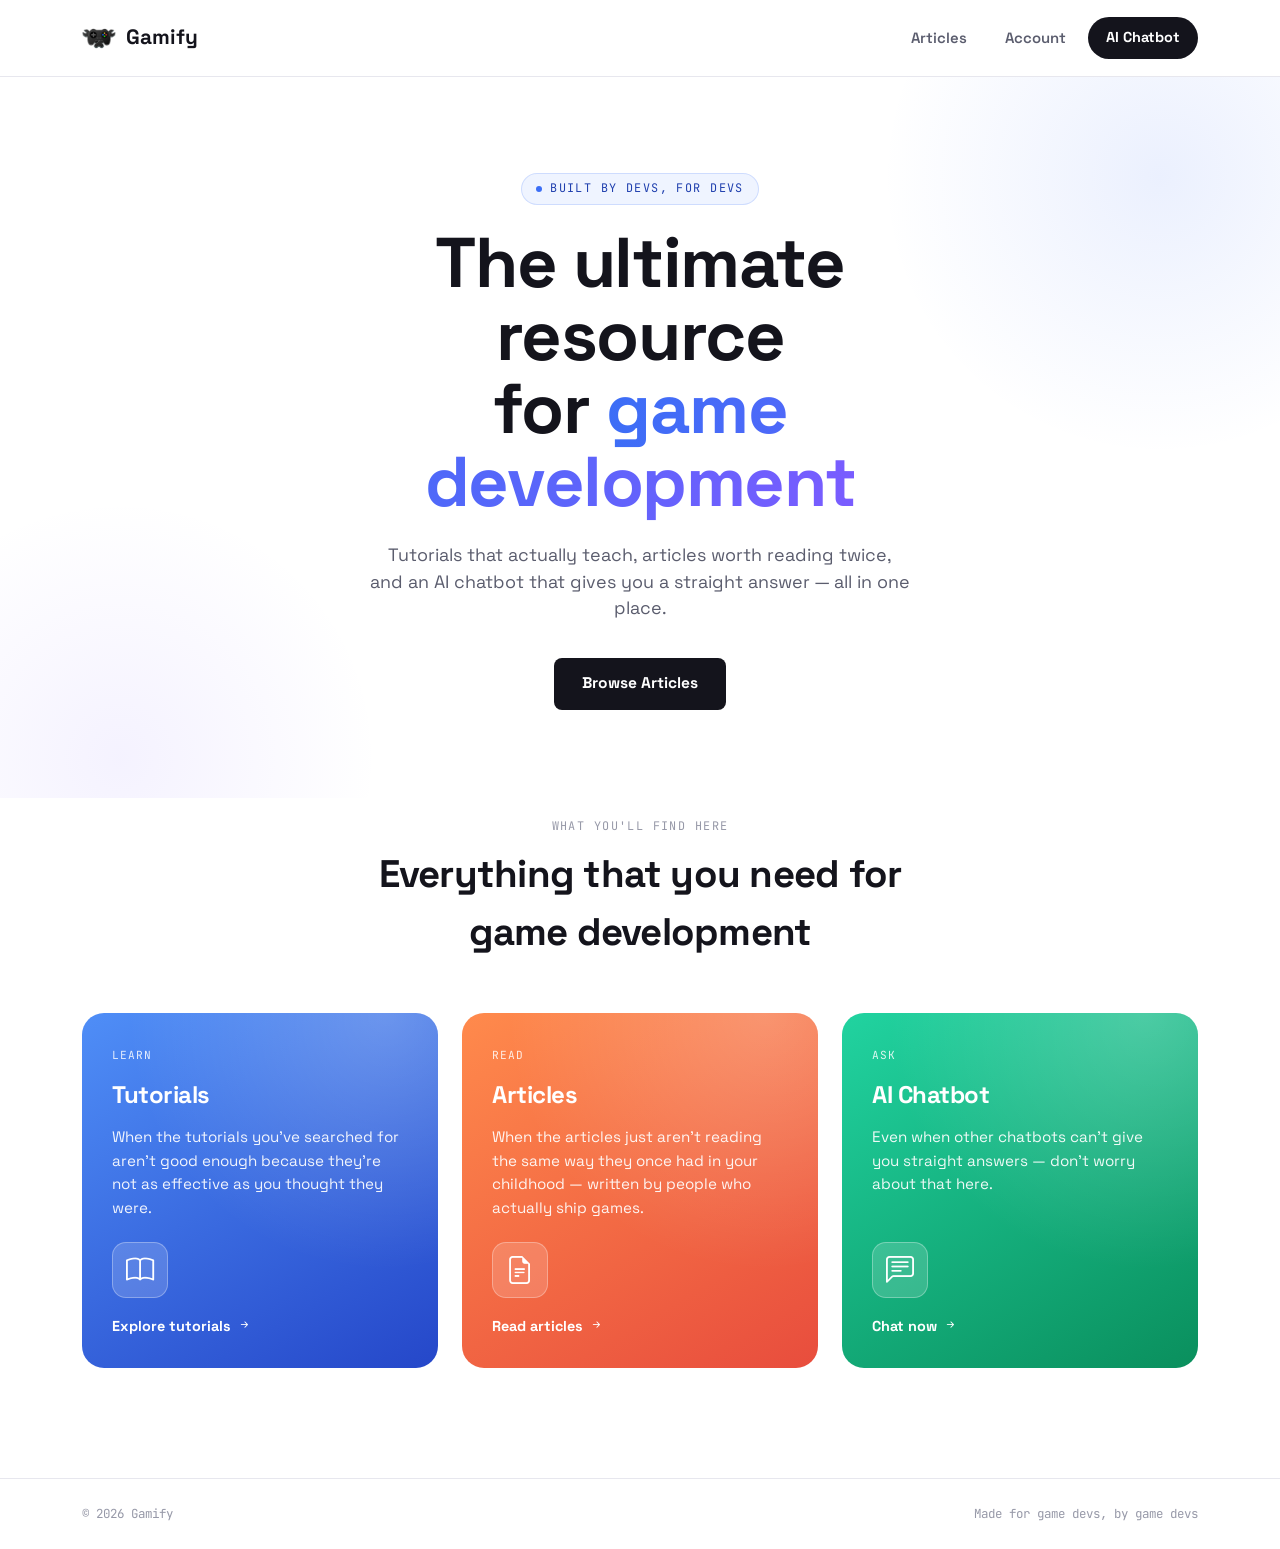
<file: index.html>
<!doctype html>
<html lang="en">
  <head>
    <meta charset="UTF-8" />
    <meta
      name="viewport"
      content="width=device-width, initial-scale=1.0, shrink-to-fit=no"
    />
    <title>Gamify</title>
    <link rel="stylesheet" href="shared/site-nav.css" />
    <link
      rel="stylesheet"
      href="https://cdn.jsdelivr.net/npm/bootstrap-icons@1.11.4/font/bootstrap-icons.css"
    />
    <link rel="stylesheet" href="style.css" />
  </head>

  <body>
    <header class="site-nav">
      <div class="wrap">
        <a class="brand" href="./">
          <img src="./images/Gamify-Logo.png" alt="Gamify logo" />
          <span>Gamify</span>
        </a>

        <nav class="nav-links">
          <a class="nav-link" href="articles/article-search.html">Articles</a>
          <a class="nav-link" href="login-signup/login-page.html">Account</a>
          <a class="nav-cta" href="ai-chatbot/index.html">AI Chatbot</a>
        </nav>
      </div>
    </header>

    <main>
      <section class="hero">
        <div class="wrap hero-inner">
          <span class="eyebrow">Built by devs, for devs</span>
          <h1>
            The ultimate resource<br />for
            <span class="accent">game development</span>
          </h1>
          <p>
            Tutorials that actually teach, articles worth reading twice, and an
            AI chatbot that gives you a straight answer — all in one place.
          </p>
          <div class="hero-actions">
            <a class="btn-primary" href="articles/article-search.html"
              >Browse Articles</a
            >
          </div>
        </div>
      </section>

      <section class="features" id="features">
        <div class="wrap">
          <div class="features-head">
            <div class="kicker">What you'll find here</div>
            <h2>Everything that you need for game development</h2>
          </div>

          <div class="card-grid">
            <a
              class="feature-card tutorials"
              href="articles/article-search.html"
            >
              <div>
                <div class="card-tag">Learn</div>
                <h3>Tutorials</h3>
                <p>
                  When the tutorials you've searched for aren't good enough
                  because they're not as effective as you thought they were.
                </p>
              </div>
              <div>
                <div class="card-icon">
                  <i class="bi bi-book"></i>
                </div>
                <span class="card-link"
                  >Explore tutorials
                  <i class="bi bi-arrow-right-short"></i>
                </span>
              </div>
            </a>

            <a
              class="feature-card articles"
              href="articles/article-search.html"
            >
              <div>
                <div class="card-tag">Read</div>
                <h3>Articles</h3>
                <p>
                  When the articles just aren't reading the same way they once
                  had in your childhood — written by people who actually ship
                  games.
                </p>
              </div>
              <div>
                <div class="card-icon">
                  <i class="bi bi-file-earmark-text"></i>
                </div>
                <span class="card-link"
                  >Read articles
                  <i class="bi bi-arrow-right-short"></i>
                </span>
              </div>
            </a>

            <a class="feature-card ai" href="ai-chatbot/index.html">
              <div>
                <div class="card-tag">Ask</div>
                <h3>AI Chatbot</h3>
                <p>
                  Even when other chatbots can't give you straight answers —
                  don't worry about that here.
                </p>
              </div>
              <div>
                <div class="card-icon">
                  <i class="bi bi-chat-left-text"></i>
                </div>
                <span class="card-link"
                  >Chat now
                  <i class="bi bi-arrow-right-short"></i>
                </span>
              </div>
            </a>
          </div>
        </div>
      </section>
    </main>

    <footer class="footer-strip">
      <div class="wrap">
        <span>© 2026 Gamify</span>
        <span>Made for game devs, by game devs</span>
      </div>
    </footer>
  </body>
</html>
</file>
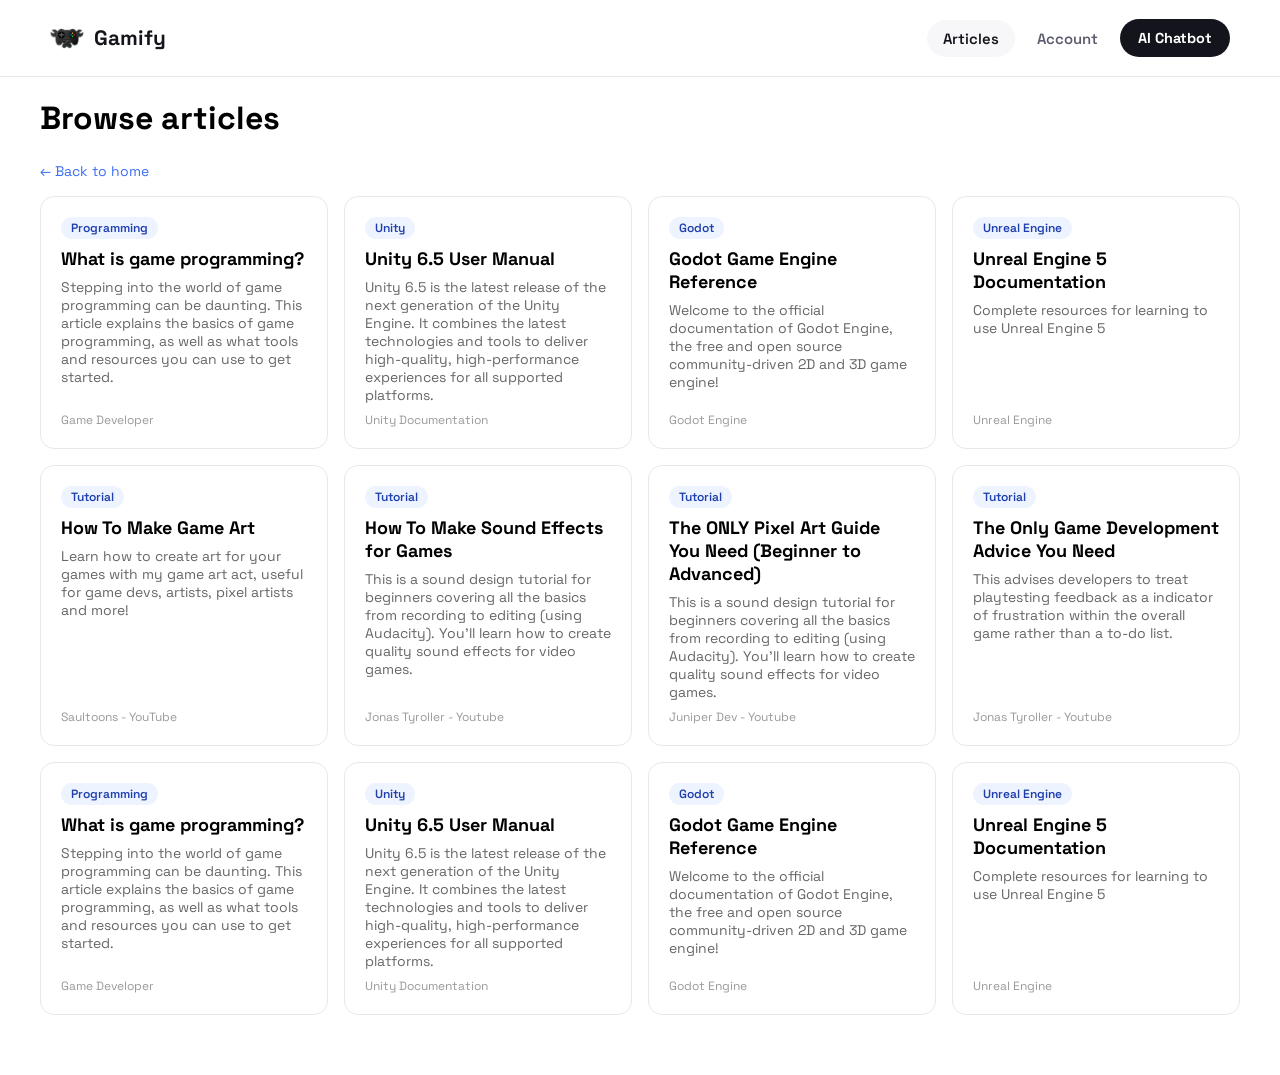
<file: articles/article-search.html>
<!doctype html>
<html lang="en">
  <head>
    <meta charset="utf-8" />
    <meta
      name="viewport"
      content="width=device-width, height=device-height, initial-scale=1.0, maximum-scale=1.0"
    />
    <title>Gamify - Browse Articles</title>
    <link rel="stylesheet" href="../shared/site-nav.css" />
    <link rel="stylesheet" href="style.css" />
  </head>
  <body>
    <header class="site-nav">
      <div class="wrap">
        <a class="brand" href="../index.html">
          <img src="../images/Gamify-Logo.png" alt="Gamify logo" />
          <span>Gamify</span>
        </a>

        <nav class="nav-links">
          <a class="nav-link is-active" href="article-search.html">Articles</a>
          <a class="nav-link" href="../login-signup/login-page.html">Account</a>
          <a class="nav-cta" href="../ai-chatbot/index.html">AI Chatbot</a>
        </nav>
      </div>
    </header>

    <div class="search-page-wrapper">
      <div class="search-header">
        <h1>Browse articles</h1>
        <!---Note: &larr; is the backspace icon to back to the homepage--->
        <a class="back-link" href="../index.html">&larr; Back to home</a>
      </div>
      <div id="article-grid" class="article-grid">
        <a
          class="article-card"
          href="https://www.gamedeveloper.com/programming/what-is-game-programming-and-how-do-you-become-a-game-programmer-"
        >
          <span class="article-card-category">Programming</span>
          <h3>What is game programming?</h3>
          <p>
            Stepping into the world of game programming can be daunting. This
            article explains the basics of game programming, as well as what
            tools and resources you can use to get started.
          </p>
          <div class="article-card-meta">Game Developer</div>
        </a>
        <a
          class="article-card"
          href="https://docs.unity3d.com/Manual/index.html?ampDeviceId=b5964bfd-ee47-44fa-9a79-0e3166fef508&ampSessionId=1782123785630&ampTimestamp=1782211311379"
        >
          <span class="article-card-category">Unity</span>
          <h3>Unity 6.5 User Manual</h3>
          <p>
            Unity 6.5 is the latest release of the next generation of the Unity
            Engine. It combines the latest technologies and tools to deliver
            high-quality, high-performance experiences for all supported
            platforms.
          </p>
          <div class="article-card-meta">Unity Documentation</div>
        </a>
        <a class="article-card" href="https://docs.godotengine.org/en/stable/">
          <span class="article-card-category">Godot</span>
          <h3>Godot Game Engine Reference</h3>
          <p>
            Welcome to the official documentation of Godot Engine, the free and
            open source community-driven 2D and 3D game engine!
          </p>
          <div class="article-card-meta">Godot Engine</div>
        </a>
        <a
          class="article-card"
          href="https://dev.epicgames.com/documentation/unreal-engine/unreal-engine-5-8-documentation"
        >
          <span class="article-card-category">Unreal Engine</span>
          <h3>Unreal Engine 5 Documentation</h3>
          <p>Complete resources for learning to use Unreal Engine 5</p>
          <div class="article-card-meta">Unreal Engine</div>
        </a>
        <a
          class="article-card"
          href="https://www.youtube.com/watch?v=ZtTGGllR36o"
        >
          <span class="article-card-category">Tutorial</span>
          <h3>How To Make Game Art</h3>
          <p>
            Learn how to create art for your games with my game art act, useful
            for game devs, artists, pixel artists and more!
          </p>
          <div class="article-card-meta">Saultoons - YouTube</div>
        </a>
        <a
          class="article-card"
          href="https://www.youtube.com/watch?v=Kux_LvRl57U"
        >
          <span class="article-card-category">Tutorial</span>
          <h3>How To Make Sound Effects for Games</h3>
          <p>
            This is a sound design tutorial for beginners covering all the
            basics from recording to editing (using Audacity). You'll learn how
            to create quality sound effects for video games.
          </p>
          <div class="article-card-meta">Jonas Tyroller - Youtube</div>
        </a>
        <a
          class="article-card"
          href="https://www.youtube.com/watch?v=DKmrBUpd0yw"
        >
          <span class="article-card-category">Tutorial</span>
          <h3>The ONLY Pixel Art Guide You Need (Beginner to Advanced)</h3>
          <p>
            This is a sound design tutorial for beginners covering all the
            basics from recording to editing (using Audacity). You'll learn how
            to create quality sound effects for video games.
          </p>
          <div class="article-card-meta">Juniper Dev - Youtube</div>
        </a>
        <a class="article-card" href="https://youtu.be/n3fjdwJ5eQk">
          <span class="article-card-category">Tutorial</span>
          <h3>The Only Game Development Advice You Need</h3>
          <p>
            This advises developers to treat playtesting feedback as a indicator
            of frustration within the overall game rather than a to-do list.
          </p>
          <div class="article-card-meta">Jonas Tyroller - Youtube</div>
        </a>
        <a
          class="article-card"
          href="https://www.gamedeveloper.com/programming/what-is-game-programming-and-how-do-you-become-a-game-programmer-"
        >
          <span class="article-card-category">Programming</span>
          <h3>What is game programming?</h3>
          <p>
            Stepping into the world of game programming can be daunting. This
            article explains the basics of game programming, as well as what
            tools and resources you can use to get started.
          </p>
          <div class="article-card-meta">Game Developer</div>
        </a>
        <a
          class="article-card"
          href="https://docs.unity3d.com/Manual/index.html?ampDeviceId=b5964bfd-ee47-44fa-9a79-0e3166fef508&ampSessionId=1782123785630&ampTimestamp=1782211311379"
        >
          <span class="article-card-category">Unity</span>
          <h3>Unity 6.5 User Manual</h3>
          <p>
            Unity 6.5 is the latest release of the next generation of the Unity
            Engine. It combines the latest technologies and tools to deliver
            high-quality, high-performance experiences for all supported
            platforms.
          </p>
          <div class="article-card-meta">Unity Documentation</div>
        </a>
        <a class="article-card" href="https://docs.godotengine.org/en/stable/">
          <span class="article-card-category">Godot</span>
          <h3>Godot Game Engine Reference</h3>
          <p>
            Welcome to the official documentation of Godot Engine, the free and
            open source community-driven 2D and 3D game engine!
          </p>
          <div class="article-card-meta">Godot Engine</div>
        </a>
        <a
          class="article-card"
          href="https://dev.epicgames.com/documentation/unreal-engine/unreal-engine-5-8-documentation"
        >
          <span class="article-card-category">Unreal Engine</span>
          <h3>Unreal Engine 5 Documentation</h3>
          <p>Complete resources for learning to use Unreal Engine 5</p>
          <div class="article-card-meta">Unreal Engine</div>
        </a>
      </div>
    </div>
  </body>
</html>
</file>
<file: shared/site-nav.css>
/* Main font of the website */
@import url("https://fonts.googleapis.com/css2?family=Space+Grotesk:wght@500;600;700&family=JetBrains+Mono:wght@400;500;600&display=swap");

:root {
  --g-bg: #ffffff;
  --g-ink: #14141c;
  --g-ink-dim: #5b5d6e;
  --g-ink-faint: #9799a8;
  --g-line: #e7e7ee;
  --g-panel: #f7f7fa;

  --g-blue: #3b6ef6; 
  --g-blue-deep: #1f3fae;
  --g-coral: #ff6b4a;
  --g-amber: #ffab2e;
  --g-green: #16b87a;
  --g-green-deep: #0a8f5d;
  --g-violet: #7a5cff;

  --g-grad-brand: linear-gradient(100deg, var(--g-blue), var(--g-violet));

  --g-r-sm: 8px;
  --g-font-display: "Space Grotesk", sans-serif;
  --g-font-body: "Space Grotesk", sans-serif;
  --g-font-mono: "JetBrains Mono", monospace;
}

/* Site navigation */

.site-nav {
  position: sticky;
  top: 0;
  z-index: 100;
  background: rgba(255, 255, 255, 0.88);
  backdrop-filter: blur(10px);
  border-bottom: 1px solid var(--g-line);
  font-family: var(--g-font-body);
}
.site-nav .wrap {
  max-width: 1180px;
  margin: 0 auto;
  padding: 0 32px;
  display: grid;
  grid-template-columns: auto 1fr auto;
  align-items: center;
  height: 76px;
  gap: 24px;
}
.site-nav .brand {
  display: flex;
  align-items: center;
  gap: 10px;
  font-family: var(--g-font-display);
  font-weight: 700;
  font-size: 1.3rem;
  color: var(--g-ink);
  text-decoration: none;
  flex-shrink: 0;
  grid-column: 1;
}
.site-nav .brand img {
  width: 34px;
  height: 34px;
  border-radius: 8px;
}
.site-nav .nav-links {
  display: flex;
  align-items: center;
  gap: 6px;
  grid-column: 3;
  justify-self: end;
}
.site-nav .nav-link {
  padding: 9px 16px;
  font-weight: 600;
  font-size: 0.93rem;
  color: var(--g-ink-dim);
  border-radius: 999px;
  text-decoration: none;
  transition: background 0.15s, color 0.15s;
  white-space: nowrap;
}
.site-nav .nav-link:hover {
  background: var(--g-panel);
  color: var(--g-ink);
}
.site-nav .nav-link.is-active {
  background: var(--g-panel);
  color: var(--g-ink);
}
.site-nav .nav-cta {
  padding: 10px 18px;
  font-weight: 700;
  font-size: 0.9rem;
  border-radius: 999px;
  background: var(--g-ink);
  color: #fff;
  text-decoration: none;
  transition: transform 0.15s, box-shadow 0.15s;
  white-space: nowrap;
}
.site-nav .nav-cta:hover {
  transform: translateY(-1px);
  box-shadow: 0 8px 18px -8px rgba(20, 20, 28, 0.45);
}
.site-nav .nav-user {
  font-family: var(--g-font-mono);
  font-size: 0.78rem;
  color: var(--g-ink-faint);
}

/* Adjusting UI to mobile layout here */
@media (max-width: 1024px) {
  /* responsive tweaks retained; search removed */
}

@media (max-width: 768px) {
  .site-nav .wrap {
    grid-template-columns: auto 1fr auto;
    gap: 12px;
  }
  .site-nav .nav-link {
    padding: 8px 12px;
    font-size: 0.85rem;
  }
}

@media (max-width: 720px) {
  .site-nav .nav-link {
    display: none;
  }
}
</file>
<file: style.css>
:root {
        --bg: #ffffff;
        --ink: #14141c;
        --ink-dim: #5b5d6e;
        --ink-faint: #9799a8;
        --line: #e7e7ee;
        --panel: #f7f7fa;

        --blue: #3b6ef6;
        --blue-deep: #1f3fae;
        --coral: #ff6b4a;
        --amber: #ffab2e;
        --green: #16b87a;
        --green-deep: #0a8f5d;
        --violet: #7a5cff;

        --grad-brand: linear-gradient(100deg, var(--blue), var(--violet));
        --grad-tutorials: linear-gradient(150deg, #4f8ef7 0%, #2547c9 100%);
        --grad-articles: linear-gradient(150deg, #ff8a4c 0%, #e84d3d 100%);
        --grad-ai: linear-gradient(150deg, #21d3a0 0%, #0a8f5d 100%);

        --r-sm: 8px;
        --r-md: 14px;
        --r-lg: 22px;
        --font-display: "Space Grotesk", sans-serif;
        --font-body: "Space Grotesk", sans-serif;
        --font-mono: "JetBrains Mono", monospace;
      }

      * {
        margin: 0;
        padding: 0;
        box-sizing: border-box;
      }
      html {
        scroll-behavior: smooth;
      }
      body {
        background: var(--bg);
        color: var(--ink);
        font-family: var(--font-body);
        line-height: 1.5;
      }
      img {
        max-width: 100%;
        display: block;
      }
      a {
        color: inherit;
        text-decoration: none;
      }
      button {
        font-family: inherit;
        cursor: pointer;
      }
      :focus-visible {
        outline: 2px solid var(--blue);
        outline-offset: 2px;
      }

      h1,
      h2,
      h3 {
        font-family: var(--font-display);
        letter-spacing: -0.02em;
      }

      .wrap {
        max-width: 1180px;
        margin: 0 auto;
        padding: 0 32px;
      }

      /* ---------- NAV ---------- */


      /* ---------- HERO ---------- */
      .hero {
        position: relative;
        padding: 96px 0 88px;
        overflow: hidden;
      }
      .hero::before {
        content: "";
        position: absolute;
        top: -180px;
        right: -160px;
        width: 560px;
        height: 560px;
        background: radial-gradient(
          circle,
          rgba(59, 110, 246, 0.1),
          transparent 70%
        );
        z-index: 0;
      }
      .hero::after {
        content: "";
        position: absolute;
        bottom: -220px;
        left: -140px;
        width: 520px;
        height: 520px;
        background: radial-gradient(
          circle,
          rgba(122, 92, 255, 0.08),
          transparent 70%
        );
        z-index: 0;
      }
      .hero-inner {
        position: relative;
        z-index: 1;
        text-align: center;
        max-width: 760px;
        margin: 0 auto;
      }
      .eyebrow {
        display: inline-flex;
        align-items: center;
        gap: 8px;
        font-family: var(--font-mono);
        font-size: 0.74rem;
        letter-spacing: 0.12em;
        text-transform: uppercase;
        color: var(--blue-deep);
        background: rgba(59, 110, 246, 0.08);
        border: 1px solid rgba(59, 110, 246, 0.18);
        padding: 6px 14px;
        border-radius: 999px;
        margin-bottom: 22px;
      }
      .eyebrow::before {
        content: "";
        width: 6px;
        height: 6px;
        border-radius: 50%;
        background: var(--blue);
      }
      .hero h1 {
        font-size: clamp(2.6rem, 6vw, 4.4rem);
        font-weight: 700;
        line-height: 1.04;
        margin-bottom: 22px;
      }
      .hero h1 .accent {
        background: var(--grad-brand);
        -webkit-background-clip: text;
        background-clip: text;
        color: transparent;
      }
      .hero p {
        font-size: 1.12rem;
        color: var(--ink-dim);
        max-width: 540px;
        margin: 0 auto 36px;
      }
      .hero-actions {
        display: flex;
        align-items: center;
        justify-content: center;
        gap: 14px;
        flex-wrap: wrap;
      }
      .btn-primary {
        padding: 14px 28px;
        background: var(--ink);
        color: #fff;
        font-weight: 700;
        font-size: 0.97rem;
        border-radius: var(--r-sm);
        transition:
          transform 0.15s,
          box-shadow 0.15s;
      }
      .btn-primary:hover {
        transform: translateY(-2px);
        box-shadow: 0 12px 24px -10px rgba(20, 20, 28, 0.5);
      }
      .btn-ghost {
        padding: 14px 26px;
        font-weight: 700;
        font-size: 0.97rem;
        color: var(--ink);
        border: 1.5px solid var(--line);
        border-radius: var(--r-sm);
        transition:
          border-color 0.15s,
          background 0.15s;
      }
      .btn-ghost:hover {
        border-color: var(--ink-faint);
        background: var(--panel);
      }

      .hero-meta {
        margin-top: 56px;
        display: flex;
        justify-content: center;
        gap: 48px;
        flex-wrap: wrap;
      }
      .hero-meta div {
        text-align: center;
      }
      .hero-meta .num {
        font-family: var(--font-display);
        font-weight: 700;
        font-size: 1.7rem;
      }
      .hero-meta .label {
        font-family: var(--font-mono);
        font-size: 0.72rem;
        letter-spacing: 0.08em;
        text-transform: uppercase;
        color: var(--ink-faint);
      }

      /* ---------- FEATURE CARDS ---------- */
      .features {
        padding: 20px 0 110px;
      }
      .features-head {
        text-align: center;
        max-width: 560px;
        margin: 0 auto 52px;
      }
      .features-head .kicker {
        font-family: var(--font-mono);
        font-size: 0.74rem;
        letter-spacing: 0.12em;
        text-transform: uppercase;
        color: var(--ink-faint);
        margin-bottom: 10px;
      }
      .features-head h2 {
        font-size: clamp(1.8rem, 3.4vw, 2.4rem);
        font-weight: 700;
      }

      .card-grid {
        display: grid;
        grid-template-columns: repeat(3, 1fr);
        gap: 24px;
      }
      @media (max-width: 880px) {
        .card-grid {
          grid-template-columns: 1fr;
        }
      }

      .feature-card {
        position: relative;
        border-radius: var(--r-lg);
        padding: 34px 30px 30px;
        color: #fff;
        min-height: 340px;
        display: flex;
        flex-direction: column;
        justify-content: space-between;
        overflow: hidden;
        transition:
          transform 0.25s ease,
          box-shadow 0.25s ease;
        isolation: isolate;
      }
      .feature-card:hover {
        transform: translateY(-6px);
        box-shadow: 0 24px 48px -20px rgba(20, 20, 28, 0.35);
      }
      .feature-card.tutorials {
        background: var(--grad-tutorials);
      }
      .feature-card.articles {
        background: var(--grad-articles);
      }
      .feature-card.ai {
        background: var(--grad-ai);
      }

      .feature-card::after {
        content: "";
        position: absolute;
        inset: 0;
        background: radial-gradient(
          circle at 85% 0%,
          rgba(255, 255, 255, 0.22),
          transparent 55%
        );
        z-index: -1;
      }

      .card-tag {
        font-family: var(--font-mono);
        font-size: 0.7rem;
        letter-spacing: 0.1em;
        text-transform: uppercase;
        opacity: 0.85;
        margin-bottom: 14px;
      }
      .feature-card h3 {
        font-size: 1.5rem;
        font-weight: 700;
        margin-bottom: 12px;
      }
      .feature-card p {
        font-size: 0.95rem;
        opacity: 0.92;
        line-height: 1.55;
      }
      .card-icon {
        align-self: flex-end;
        width: 56px;
        height: 56px;
        border-radius: 14px;
        background: rgba(255, 255, 255, 0.16);
        border: 1px solid rgba(255, 255, 255, 0.3);
        display: flex;
        align-items: center;
        justify-content: center;
        margin-top: 22px;
      }
      .card-icon svg,
      .card-icon i {
        width: 28px;
        height: 28px;
        font-size: 28px;
        line-height: 1;
      }

      .card-link {
        margin-top: 18px;
        display: inline-flex;
        align-items: center;
        gap: 6px;
        font-weight: 700;
        font-size: 0.9rem;
      }
      .card-link svg {
        transition: transform 0.15s;
      }
      .feature-card:hover .card-link svg {
        transform: translateX(4px);
      }

      /* ---------- FOOTER STRIP ---------- */
      .footer-strip {
        border-top: 1px solid var(--line);
        padding: 26px 0;
      }
      .footer-strip .wrap {
        display: flex;
        justify-content: space-between;
        align-items: center;
        flex-wrap: wrap;
        gap: 10px;
      }
      .footer-strip span {
        font-family: var(--font-mono);
        font-size: 0.78rem;
        color: var(--ink-faint);
      }
</file>
<file: articles/style.css>
body {
    background-color: #ffffff;
    font-family: "Space Grotesk", sans-serif;
    padding: 0 0 60px;
    margin: 0;
}

.search-page-wrapper {
    padding-left: 40px;
    padding-right: 40px;
}

.search-header h1 {
    font-family: "Space Grotesk", sans-serif;
}

.back-link {
    display: inline-block;
    margin-bottom: 16px;
    color: #3b6ef6;
    text-decoration: none;
    font-size: 14px;
}

.back-link:hover {
    text-decoration: underline;
}

.meta-field {
    display: flex;
    flex-direction: column;
    gap: 6px;
    flex: 1;
    min-width: 220px;
}

.meta-field-narrow {
    flex: 0 0 220px;
}

.meta-field span {
    font-size: 13px;
    font-weight: 500;
    color: #555;
}

.meta-field input,
.meta-field select {
    padding: 10px 12px;
    font-size: 15px;
    border: 1px solid #d6d6dc;
    border-radius: 10px;
    font-family: inherit;
}

.meta-field input:focus,
.meta-field select:focus {
    outline: none;
    border-color: #3b6ef6;
}

.generate-link {
    display: inline-block;
    padding: 8px 14px;
    background: #3b6ef6;
    color: white;
    text-decoration: none;
    border-radius: 6px;
    font-size: 0.9rem;
    font-weight: 600;
    transition: background 0.2s;
}

.generate-link:hover {
    background: #1f3fae;
}

/* Article Grids */
.article-grid {
    display: grid;
    grid-template-columns: repeat(auto-fill, minmax(260px, 1fr));
    gap: 16px;
}

.article-card {
    background: #fff;
    border: 1px solid #e8e8eb;
    border-radius: 14px;
    padding: 20px;
    text-decoration: none;
    color: inherit;
    display: flex;
    flex-direction: column;
    gap: 8px;
    transition: box-shadow 0.15s ease, transform 0.15s ease;
}

/* Article Card Animiation */
.article-card:hover {
    box-shadow: 0 4px 14px rgba(0, 0, 0, 0.08);
    transform: translateY(-3px);
}

.article-card-category {
    display: inline-block;
    align-self: flex-start;
    background: #eef4ff;
    color: #1f3fae;
    font-size: 12px;
    font-weight: 600;
    padding: 3px 10px;
    border-radius: 999px;
}

.article-card h3 {
    margin: 0;
    font-size: 18px;
}

.article-card p {
    margin: 0;
    font-size: 14px;
    color: #666;
    flex: 1;
}

.article-card-meta {
    font-size: 12px;
    color: #999;
}

.empty-state {
    text-align: center;
    padding: 60px 20px;
    color: #888;
}

.loading-state {
    text-align: center;
    padding: 40px 20px;
    color: #888;
}
</file>
